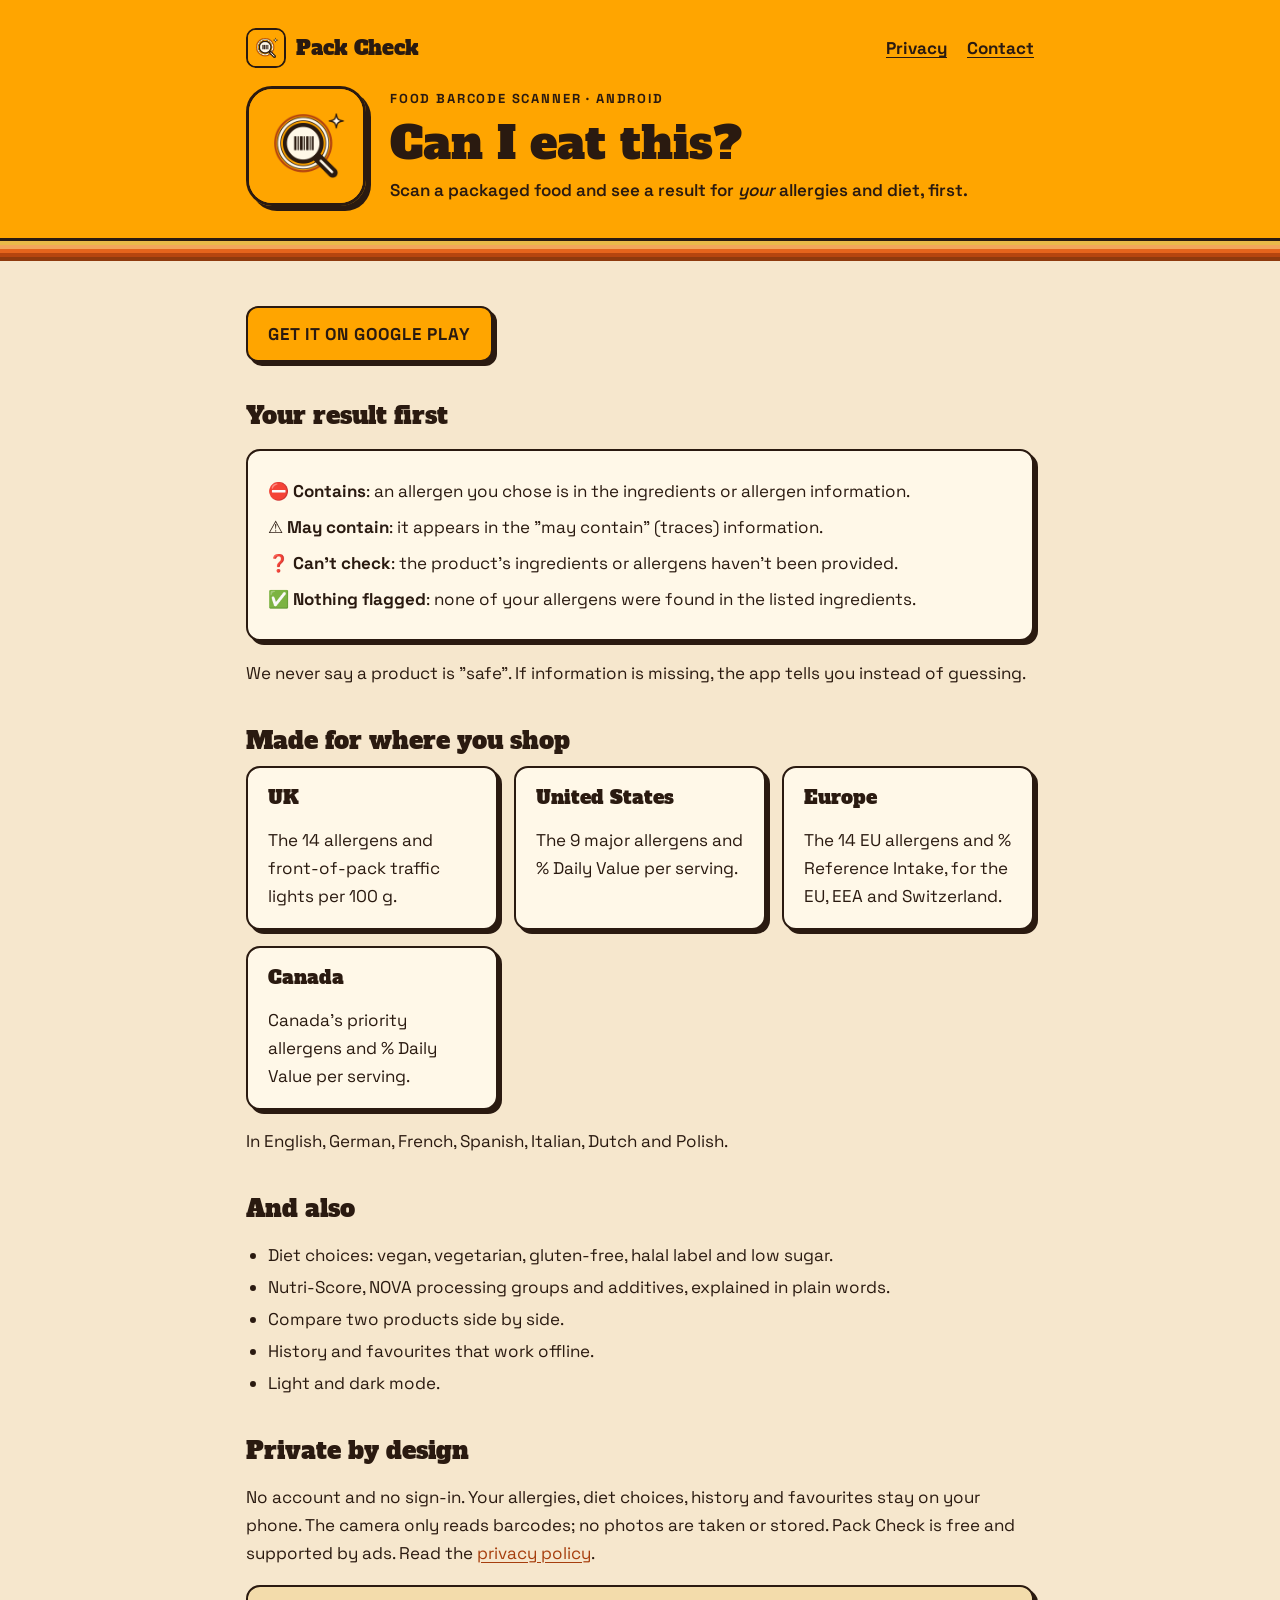
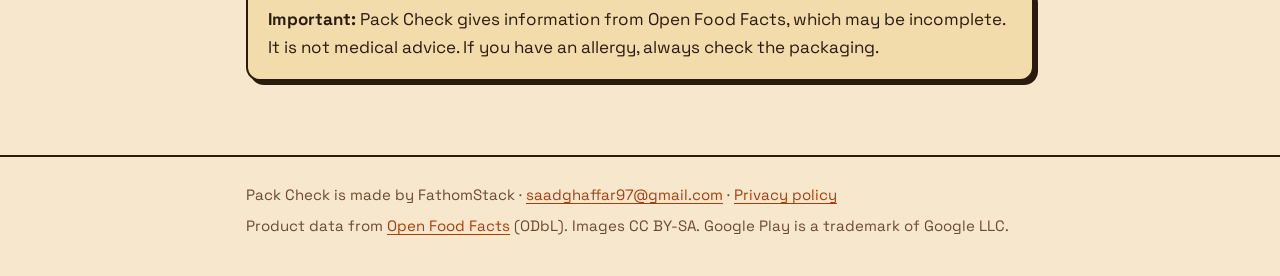
<file: index.html>
<!doctype html>
<html lang="en">
<head>
<meta charset="utf-8">
<meta name="viewport" content="width=device-width, initial-scale=1">
<title>Pack Check · Can I eat this?</title>
<meta name="description" content="Pack Check scans food barcodes and checks them against your allergies and diet choices, with nutrition data from Open Food Facts. For the UK, US, Europe and Canada.">
<link rel="icon" href="icon-512.png">
<link rel="preconnect" href="https://fonts.googleapis.com">
<link rel="preconnect" href="https://fonts.gstatic.com" crossorigin>
<link rel="stylesheet" href="https://fonts.googleapis.com/css2?family=Alfa+Slab+One&family=Space+Grotesk:wght@400;600;700&display=swap">
<link rel="stylesheet" href="styles.css">
</head>
<body>
<header class="band">
  <div class="band-inner">
    <nav class="nav" aria-label="Site">
      <a class="brand" href="./"><img src="icon-512.png" alt="" width="40" height="40">Pack Check</a>
      <span class="spacer"></span>
      <a href="privacy-policy.html">Privacy</a>
      <a href="mailto:saadghaffar97@gmail.com">Contact</a>
    </nav>
    <div class="hero">
      <img src="icon-512.png" alt="Pack Check app icon" width="120" height="120">
      <div class="text">
        <div class="eyebrow">Food barcode scanner · Android</div>
        <h1>Can I eat this?</h1>
        <p>Scan a packaged food and see a result for <em>your</em> allergies and diet, first.</p>
      </div>
    </div>
  </div>
</header>
<div class="stripes" aria-hidden="true"></div>

<main>
  <p><a class="button" href="https://play.google.com/store/apps/details?id=com.fathomstack.packcheck">Get it on Google Play</a></p>

  <h2>Your result first</h2>
  <div class="card">
    <ul class="verdicts">
      <li>⛔ <strong>Contains</strong>: an allergen you chose is in the ingredients or allergen information.</li>
      <li>⚠️ <strong>May contain</strong>: it appears in the "may contain" (traces) information.</li>
      <li>❓ <strong>Can't check</strong>: the product's ingredients or allergens haven't been provided.</li>
      <li>✅ <strong>Nothing flagged</strong>: none of your allergens were found in the listed ingredients.</li>
    </ul>
  </div>
  <p>We never say a product is "safe". If information is missing, the app tells you instead of guessing.</p>

  <h2>Made for where you shop</h2>
  <div class="features">
    <div class="card"><h3>UK</h3><p>The 14 allergens and front-of-pack traffic lights per 100 g.</p></div>
    <div class="card"><h3>United States</h3><p>The 9 major allergens and % Daily Value per serving.</p></div>
    <div class="card"><h3>Europe</h3><p>The 14 EU allergens and % Reference Intake, for the EU, EEA and Switzerland.</p></div>
    <div class="card"><h3>Canada</h3><p>Canada's priority allergens and % Daily Value per serving.</p></div>
  </div>
  <p>In English, German, French, Spanish, Italian, Dutch and Polish.</p>

  <h2>And also</h2>
  <ul>
    <li>Diet choices: vegan, vegetarian, gluten-free, halal label and low sugar.</li>
    <li>Nutri-Score, NOVA processing groups and additives, explained in plain words.</li>
    <li>Compare two products side by side.</li>
    <li>History and favourites that work offline.</li>
    <li>Light and dark mode.</li>
  </ul>

  <h2>Private by design</h2>
  <p>No account and no sign-in. Your allergies, diet choices, history and favourites stay on your phone. The camera only reads barcodes; no photos are taken or stored. Pack Check is free and supported by ads. Read the <a href="privacy-policy.html">privacy policy</a>.</p>

  <div class="card note">
    <p><strong>Important:</strong> Pack Check gives information from Open Food Facts, which may be incomplete. It is not medical advice. If you have an allergy, always check the packaging.</p>
  </div>
</main>

<footer>
  <div class="inner">
    <p>Pack Check is made by FathomStack · <a href="mailto:saadghaffar97@gmail.com">saadghaffar97@gmail.com</a> · <a href="privacy-policy.html">Privacy policy</a></p>
    <p>Product data from <a href="https://world.openfoodfacts.org">Open Food Facts</a> (ODbL). Images CC BY-SA. Google Play is a trademark of Google LLC.</p>
  </div>
</footer>
</body>
</html>
</file>
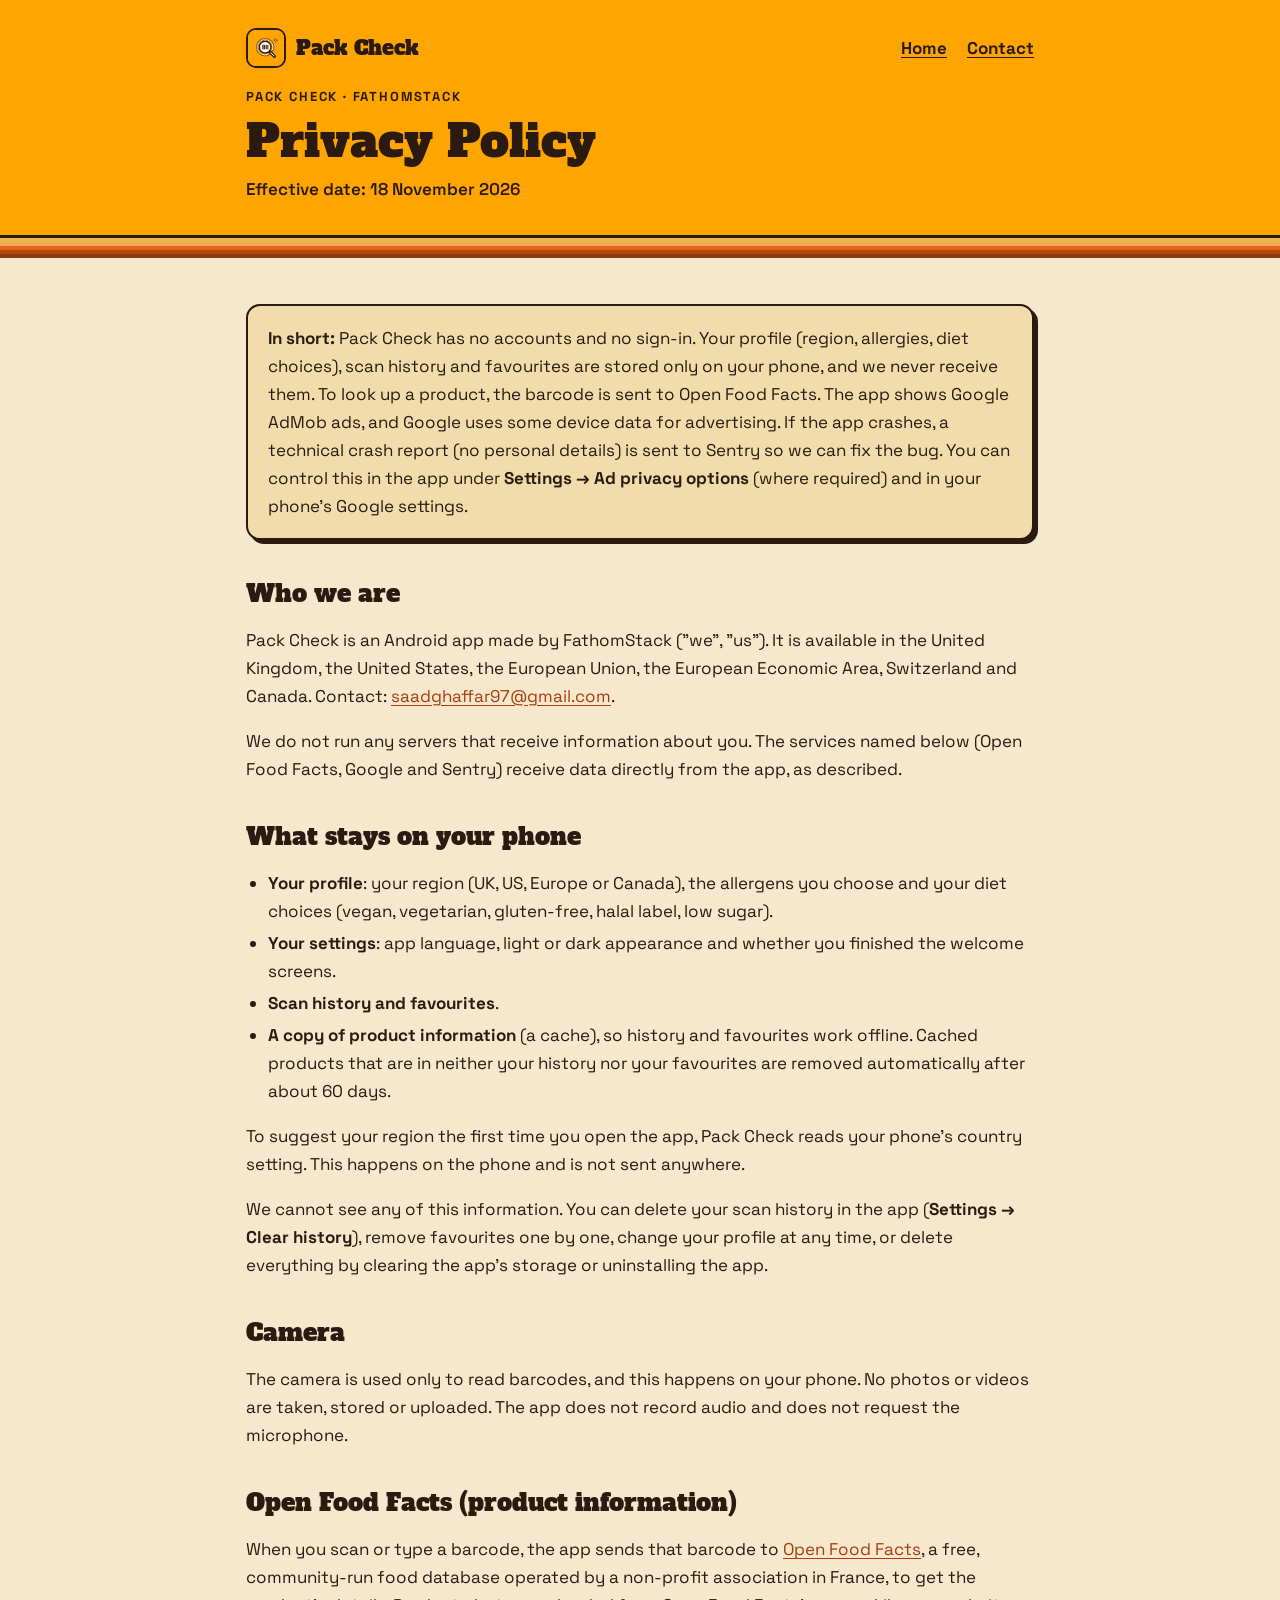
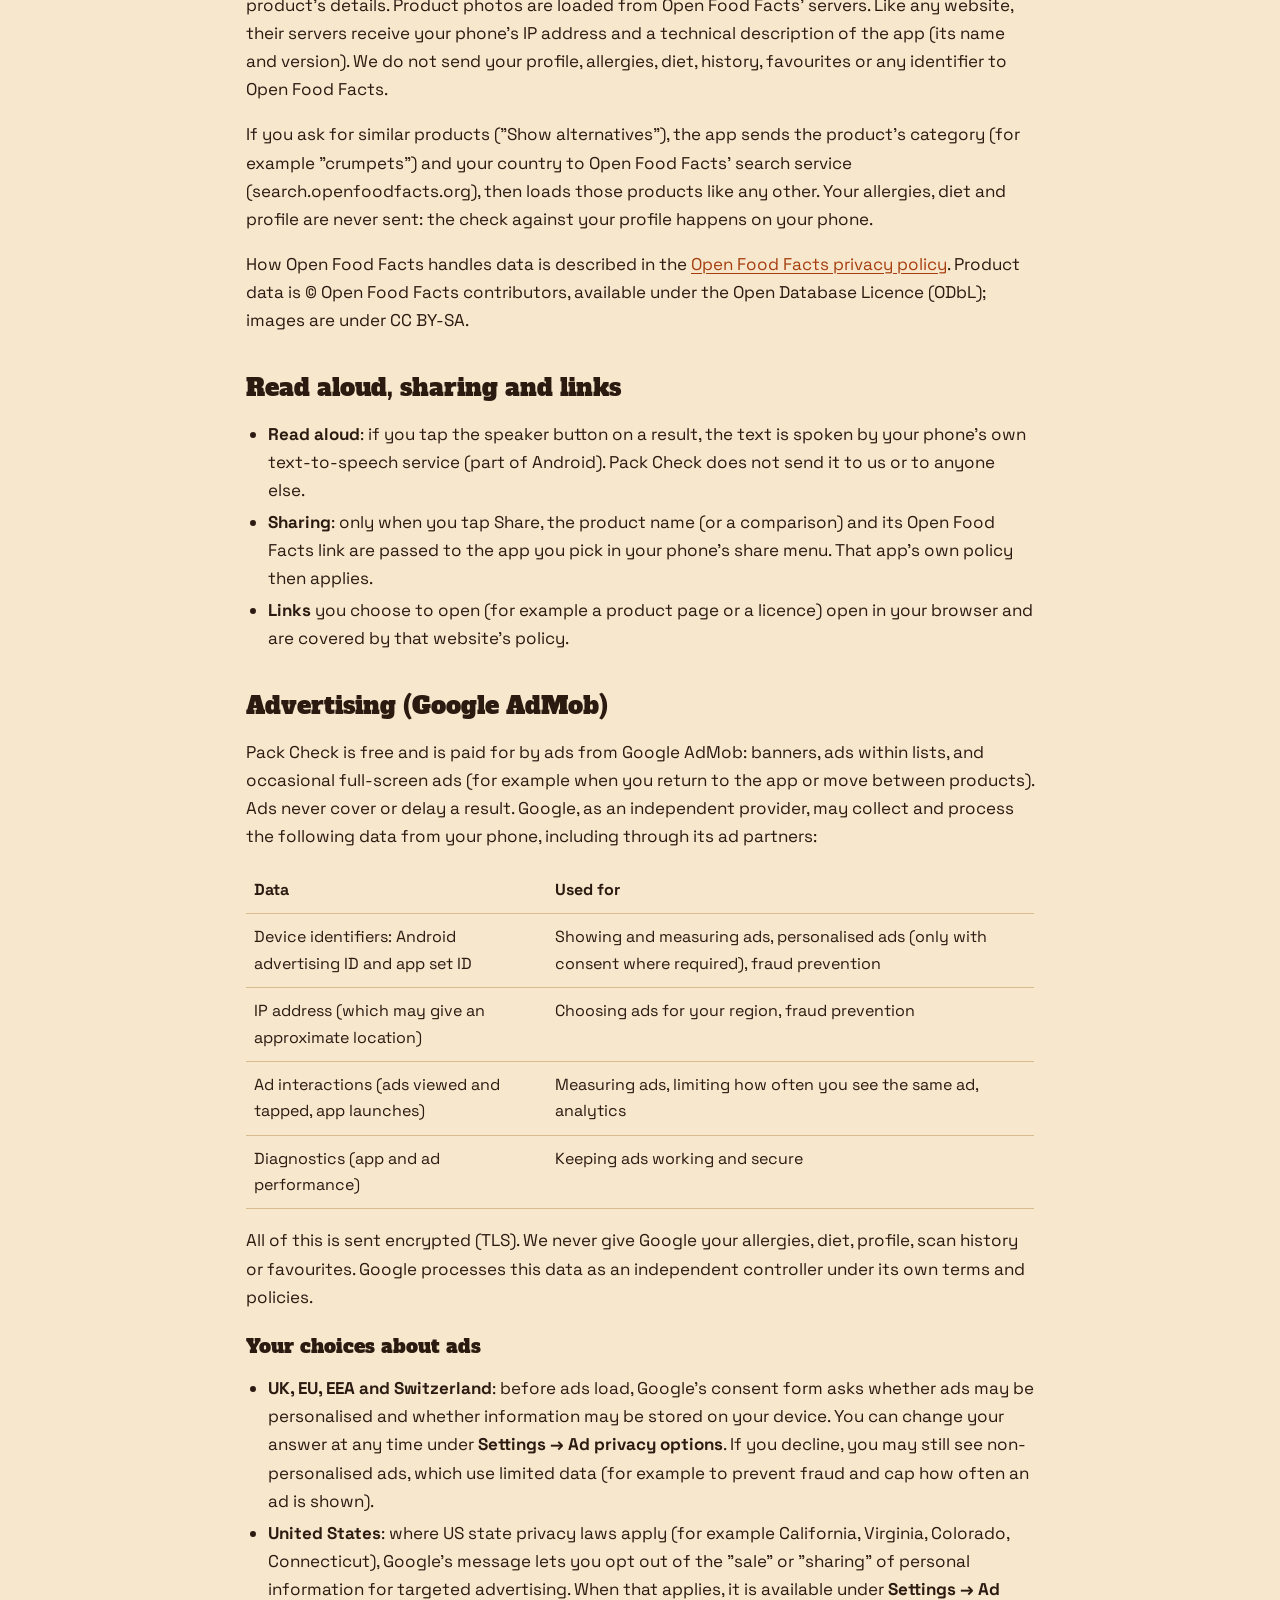
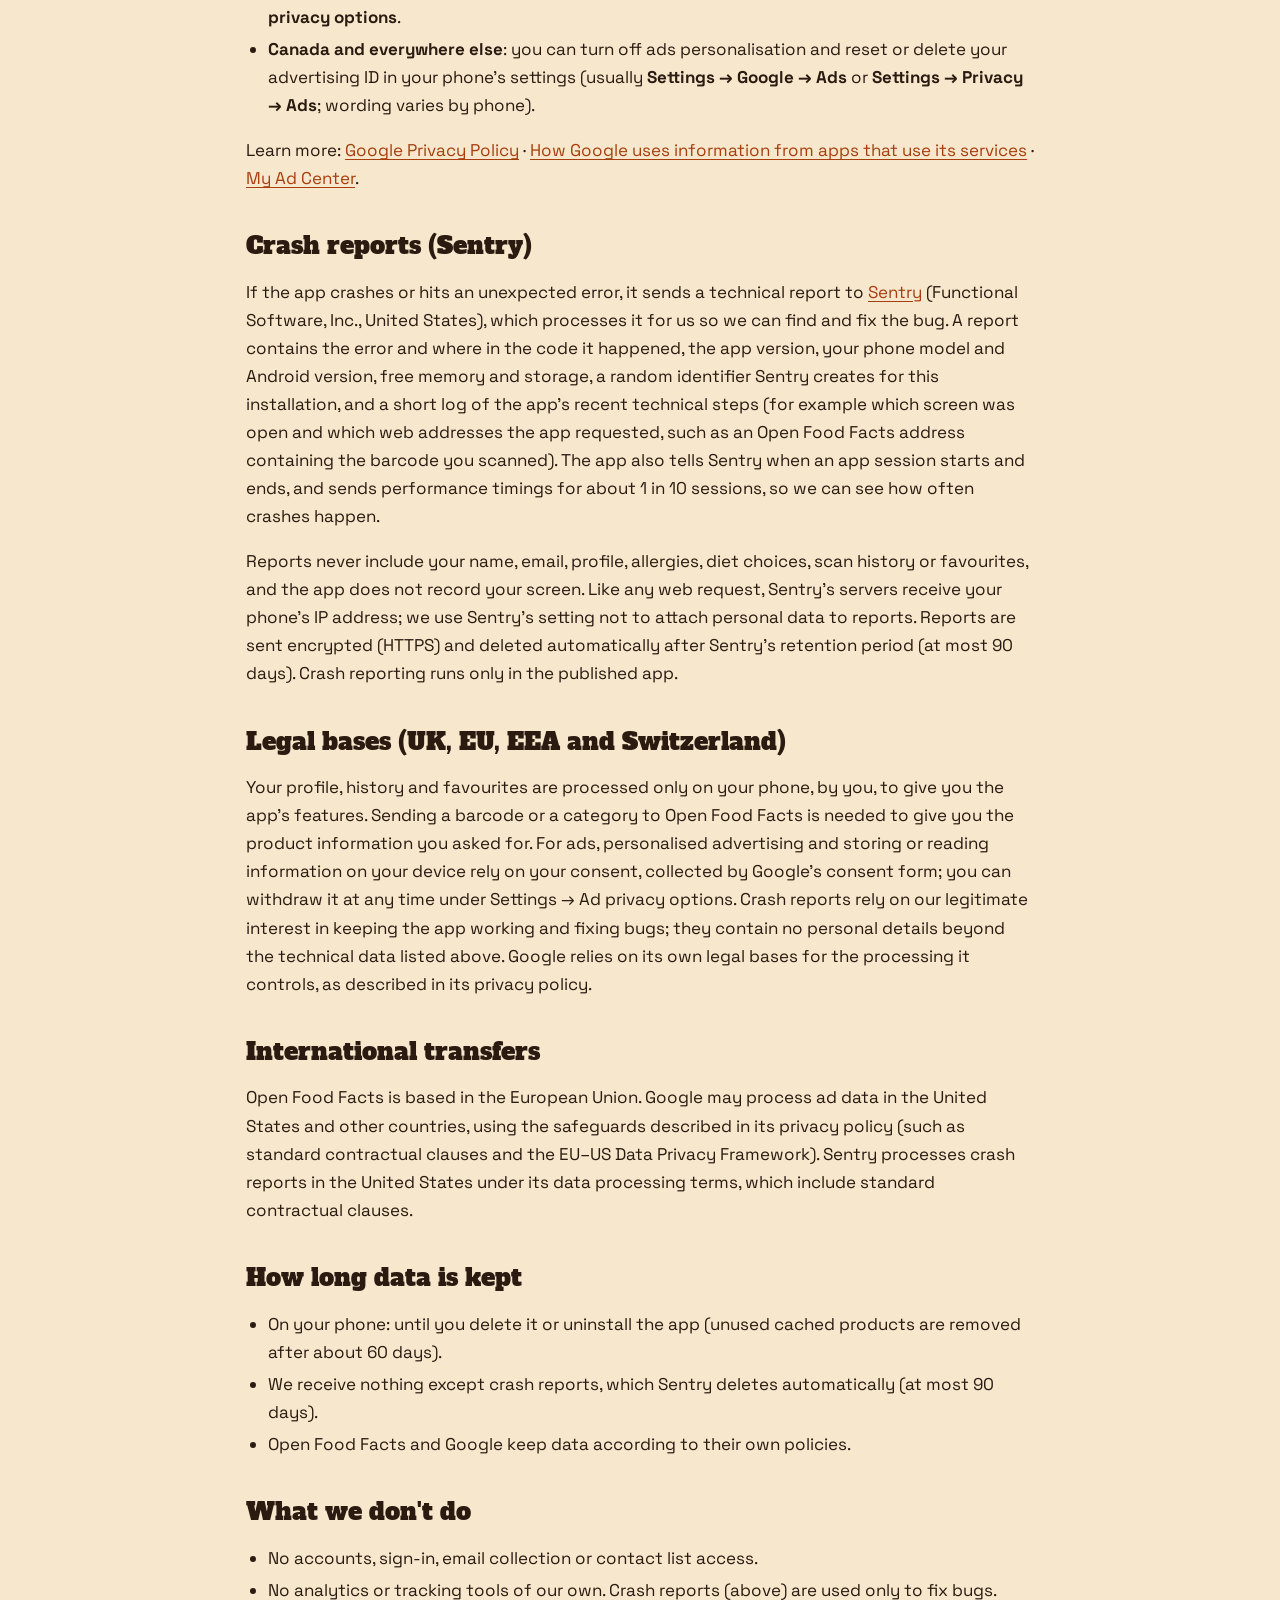
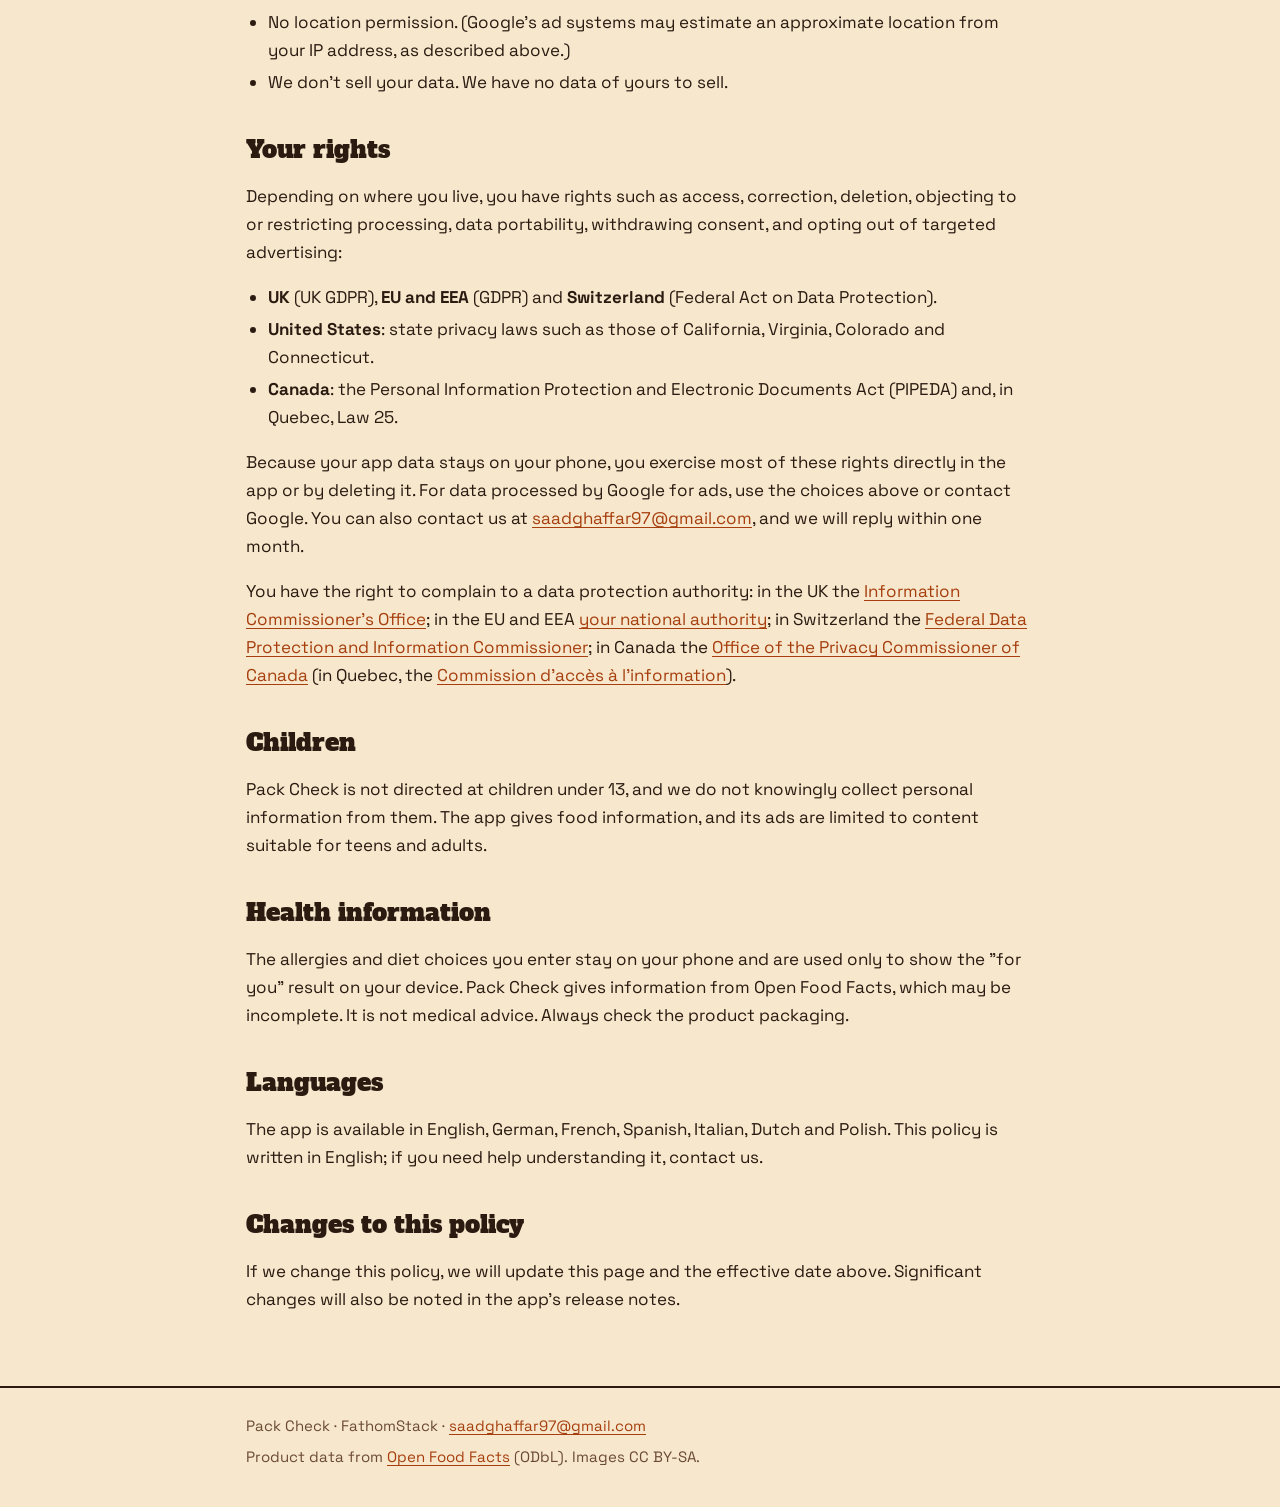
<file: privacy-policy.html>
<!doctype html>
<html lang="en">
<head>
<meta charset="utf-8">
<meta name="viewport" content="width=device-width, initial-scale=1">
<title>Privacy Policy · Pack Check</title>
<meta name="description" content="How the Pack Check app handles your data: what stays on your phone, what goes to Open Food Facts, and how Google AdMob ads use data.">
<link rel="icon" href="icon-512.png">
<link rel="preconnect" href="https://fonts.googleapis.com">
<link rel="preconnect" href="https://fonts.gstatic.com" crossorigin>
<link rel="stylesheet" href="https://fonts.googleapis.com/css2?family=Alfa+Slab+One&family=Space+Grotesk:wght@400;600;700&display=swap">
<link rel="stylesheet" href="styles.css">
</head>
<body>
<header class="band">
  <div class="band-inner">
    <nav class="nav" aria-label="Site">
      <a class="brand" href="./"><img src="icon-512.png" alt="" width="40" height="40">Pack Check</a>
      <span class="spacer"></span>
      <a href="./">Home</a>
      <a href="mailto:saadghaffar97@gmail.com">Contact</a>
    </nav>
    <div class="eyebrow">Pack Check · FathomStack</div>
    <h1>Privacy Policy</h1>
    <p>Effective date: 18 November 2026</p>
  </div>
</header>
<div class="stripes" aria-hidden="true"></div>

<main>
  <div class="card note">
    <p><strong>In short:</strong> Pack Check has no accounts and no sign-in. Your profile (region, allergies, diet choices), scan history and favourites are stored only on your phone, and we never receive them. To look up a product, the barcode is sent to Open Food Facts. The app shows Google AdMob ads, and Google uses some device data for advertising. If the app crashes, a technical crash report (no personal details) is sent to Sentry so we can fix the bug. You can control this in the app under <strong>Settings → Ad privacy options</strong> (where required) and in your phone's Google settings.</p>
  </div>

  <h2>Who we are</h2>
  <p>Pack Check is an Android app made by FathomStack ("we", "us"). It is available in the United Kingdom, the United States, the European Union, the European Economic Area, Switzerland and Canada. Contact: <a href="mailto:saadghaffar97@gmail.com">saadghaffar97@gmail.com</a>.</p>
  <p>We do not run any servers that receive information about you. The services named below (Open Food Facts, Google and Sentry) receive data directly from the app, as described.</p>

  <h2>What stays on your phone</h2>
  <ul>
    <li><strong>Your profile</strong>: your region (UK, US, Europe or Canada), the allergens you choose and your diet choices (vegan, vegetarian, gluten-free, halal label, low sugar).</li>
    <li><strong>Your settings</strong>: app language, light or dark appearance and whether you finished the welcome screens.</li>
    <li><strong>Scan history and favourites</strong>.</li>
    <li><strong>A copy of product information</strong> (a cache), so history and favourites work offline. Cached products that are in neither your history nor your favourites are removed automatically after about 60 days.</li>
  </ul>
  <p>To suggest your region the first time you open the app, Pack Check reads your phone's country setting. This happens on the phone and is not sent anywhere.</p>
  <p>We cannot see any of this information. You can delete your scan history in the app (<strong>Settings → Clear history</strong>), remove favourites one by one, change your profile at any time, or delete everything by clearing the app's storage or uninstalling the app.</p>

  <h2>Camera</h2>
  <p>The camera is used only to read barcodes, and this happens on your phone. No photos or videos are taken, stored or uploaded. The app does not record audio and does not request the microphone.</p>

  <h2>Open Food Facts (product information)</h2>
  <p>When you scan or type a barcode, the app sends that barcode to <a href="https://world.openfoodfacts.org">Open Food Facts</a>, a free, community-run food database operated by a non-profit association in France, to get the product's details. Product photos are loaded from Open Food Facts' servers. Like any website, their servers receive your phone's IP address and a technical description of the app (its name and version). We do not send your profile, allergies, diet, history, favourites or any identifier to Open Food Facts.</p>
  <p>If you ask for similar products ("Show alternatives"), the app sends the product's category (for example "crumpets") and your country to Open Food Facts' search service (search.openfoodfacts.org), then loads those products like any other. Your allergies, diet and profile are never sent: the check against your profile happens on your phone.</p>
  <p>How Open Food Facts handles data is described in the <a href="https://world.openfoodfacts.org/privacy">Open Food Facts privacy policy</a>. Product data is © Open Food Facts contributors, available under the Open Database Licence (ODbL); images are under CC BY-SA.</p>

  <h2>Read aloud, sharing and links</h2>
  <ul>
    <li><strong>Read aloud</strong>: if you tap the speaker button on a result, the text is spoken by your phone's own text-to-speech service (part of Android). Pack Check does not send it to us or to anyone else.</li>
    <li><strong>Sharing</strong>: only when you tap Share, the product name (or a comparison) and its Open Food Facts link are passed to the app you pick in your phone's share menu. That app's own policy then applies.</li>
    <li><strong>Links</strong> you choose to open (for example a product page or a licence) open in your browser and are covered by that website's policy.</li>
  </ul>

  <h2>Advertising (Google AdMob)</h2>
  <p>Pack Check is free and is paid for by ads from Google AdMob: banners, ads within lists, and occasional full-screen ads (for example when you return to the app or move between products). Ads never cover or delay a result. Google, as an independent provider, may collect and process the following data from your phone, including through its ad partners:</p>
  <div class="table-wrap">
    <table>
      <tr><th scope="col">Data</th><th scope="col">Used for</th></tr>
      <tr><td>Device identifiers: Android advertising ID and app set ID</td><td>Showing and measuring ads, personalised ads (only with consent where required), fraud prevention</td></tr>
      <tr><td>IP address (which may give an approximate location)</td><td>Choosing ads for your region, fraud prevention</td></tr>
      <tr><td>Ad interactions (ads viewed and tapped, app launches)</td><td>Measuring ads, limiting how often you see the same ad, analytics</td></tr>
      <tr><td>Diagnostics (app and ad performance)</td><td>Keeping ads working and secure</td></tr>
    </table>
  </div>
  <p>All of this is sent encrypted (TLS). We never give Google your allergies, diet, profile, scan history or favourites. Google processes this data as an independent controller under its own terms and policies.</p>

  <h3>Your choices about ads</h3>
  <ul>
    <li><strong>UK, EU, EEA and Switzerland</strong>: before ads load, Google's consent form asks whether ads may be personalised and whether information may be stored on your device. You can change your answer at any time under <strong>Settings → Ad privacy options</strong>. If you decline, you may still see non-personalised ads, which use limited data (for example to prevent fraud and cap how often an ad is shown).</li>
    <li><strong>United States</strong>: where US state privacy laws apply (for example California, Virginia, Colorado, Connecticut), Google's message lets you opt out of the "sale" or "sharing" of personal information for targeted advertising. When that applies, it is available under <strong>Settings → Ad privacy options</strong>.</li>
    <li><strong>Canada and everywhere else</strong>: you can turn off ads personalisation and reset or delete your advertising ID in your phone's settings (usually <strong>Settings → Google → Ads</strong> or <strong>Settings → Privacy → Ads</strong>; wording varies by phone).</li>
  </ul>
  <p>Learn more: <a href="https://policies.google.com/privacy">Google Privacy Policy</a> · <a href="https://policies.google.com/technologies/partner-sites">How Google uses information from apps that use its services</a> · <a href="https://myadcenter.google.com/">My Ad Center</a>.</p>

  <h2>Crash reports (Sentry)</h2>
  <p>If the app crashes or hits an unexpected error, it sends a technical report to <a href="https://sentry.io/">Sentry</a> (Functional Software, Inc., United States), which processes it for us so we can find and fix the bug. A report contains the error and where in the code it happened, the app version, your phone model and Android version, free memory and storage, a random identifier Sentry creates for this installation, and a short log of the app's recent technical steps (for example which screen was open and which web addresses the app requested, such as an Open Food Facts address containing the barcode you scanned). The app also tells Sentry when an app session starts and ends, and sends performance timings for about 1 in 10 sessions, so we can see how often crashes happen.</p>
  <p>Reports never include your name, email, profile, allergies, diet choices, scan history or favourites, and the app does not record your screen. Like any web request, Sentry's servers receive your phone's IP address; we use Sentry's setting not to attach personal data to reports. Reports are sent encrypted (HTTPS) and deleted automatically after Sentry's retention period (at most 90 days). Crash reporting runs only in the published app.</p>

  <h2>Legal bases (UK, EU, EEA and Switzerland)</h2>
  <p>Your profile, history and favourites are processed only on your phone, by you, to give you the app's features. Sending a barcode or a category to Open Food Facts is needed to give you the product information you asked for. For ads, personalised advertising and storing or reading information on your device rely on your consent, collected by Google's consent form; you can withdraw it at any time under Settings → Ad privacy options. Crash reports rely on our legitimate interest in keeping the app working and fixing bugs; they contain no personal details beyond the technical data listed above. Google relies on its own legal bases for the processing it controls, as described in its privacy policy.</p>

  <h2>International transfers</h2>
  <p>Open Food Facts is based in the European Union. Google may process ad data in the United States and other countries, using the safeguards described in its privacy policy (such as standard contractual clauses and the EU–US Data Privacy Framework). Sentry processes crash reports in the United States under its data processing terms, which include standard contractual clauses.</p>

  <h2>How long data is kept</h2>
  <ul>
    <li>On your phone: until you delete it or uninstall the app (unused cached products are removed after about 60 days).</li>
    <li>We receive nothing except crash reports, which Sentry deletes automatically (at most 90 days).</li>
    <li>Open Food Facts and Google keep data according to their own policies.</li>
  </ul>

  <h2>What we don't do</h2>
  <ul>
    <li>No accounts, sign-in, email collection or contact list access.</li>
    <li>No analytics or tracking tools of our own. Crash reports (above) are used only to fix bugs.</li>
    <li>No location permission. (Google's ad systems may estimate an approximate location from your IP address, as described above.)</li>
    <li>We don't sell your data. We have no data of yours to sell.</li>
  </ul>

  <h2>Your rights</h2>
  <p>Depending on where you live, you have rights such as access, correction, deletion, objecting to or restricting processing, data portability, withdrawing consent, and opting out of targeted advertising:</p>
  <ul>
    <li><strong>UK</strong> (UK GDPR), <strong>EU and EEA</strong> (GDPR) and <strong>Switzerland</strong> (Federal Act on Data Protection).</li>
    <li><strong>United States</strong>: state privacy laws such as those of California, Virginia, Colorado and Connecticut.</li>
    <li><strong>Canada</strong>: the Personal Information Protection and Electronic Documents Act (PIPEDA) and, in Quebec, Law 25.</li>
  </ul>
  <p>Because your app data stays on your phone, you exercise most of these rights directly in the app or by deleting it. For data processed by Google for ads, use the choices above or contact Google. You can also contact us at <a href="mailto:saadghaffar97@gmail.com">saadghaffar97@gmail.com</a>, and we will reply within one month.</p>
  <p>You have the right to complain to a data protection authority: in the UK the <a href="https://ico.org.uk/">Information Commissioner's Office</a>; in the EU and EEA <a href="https://www.edpb.europa.eu/about-edpb/about-edpb/members_en">your national authority</a>; in Switzerland the <a href="https://www.edoeb.admin.ch/">Federal Data Protection and Information Commissioner</a>; in Canada the <a href="https://www.priv.gc.ca/">Office of the Privacy Commissioner of Canada</a> (in Quebec, the <a href="https://www.cai.gouv.qc.ca/">Commission d'accès à l'information</a>).</p>

  <h2>Children</h2>
  <p>Pack Check is not directed at children under 13, and we do not knowingly collect personal information from them. The app gives food information, and its ads are limited to content suitable for teens and adults.</p>

  <h2>Health information</h2>
  <p>The allergies and diet choices you enter stay on your phone and are used only to show the "for you" result on your device. Pack Check gives information from Open Food Facts, which may be incomplete. It is not medical advice. Always check the product packaging.</p>

  <h2>Languages</h2>
  <p>The app is available in English, German, French, Spanish, Italian, Dutch and Polish. This policy is written in English; if you need help understanding it, contact us.</p>

  <h2>Changes to this policy</h2>
  <p>If we change this policy, we will update this page and the effective date above. Significant changes will also be noted in the app's release notes.</p>
</main>

<footer>
  <div class="inner">
    <p>Pack Check · FathomStack · <a href="mailto:saadghaffar97@gmail.com">saadghaffar97@gmail.com</a></p>
    <p>Product data from <a href="https://world.openfoodfacts.org">Open Food Facts</a> (ODbL). Images CC BY-SA.</p>
  </div>
</footer>
</body>
</html>
</file>
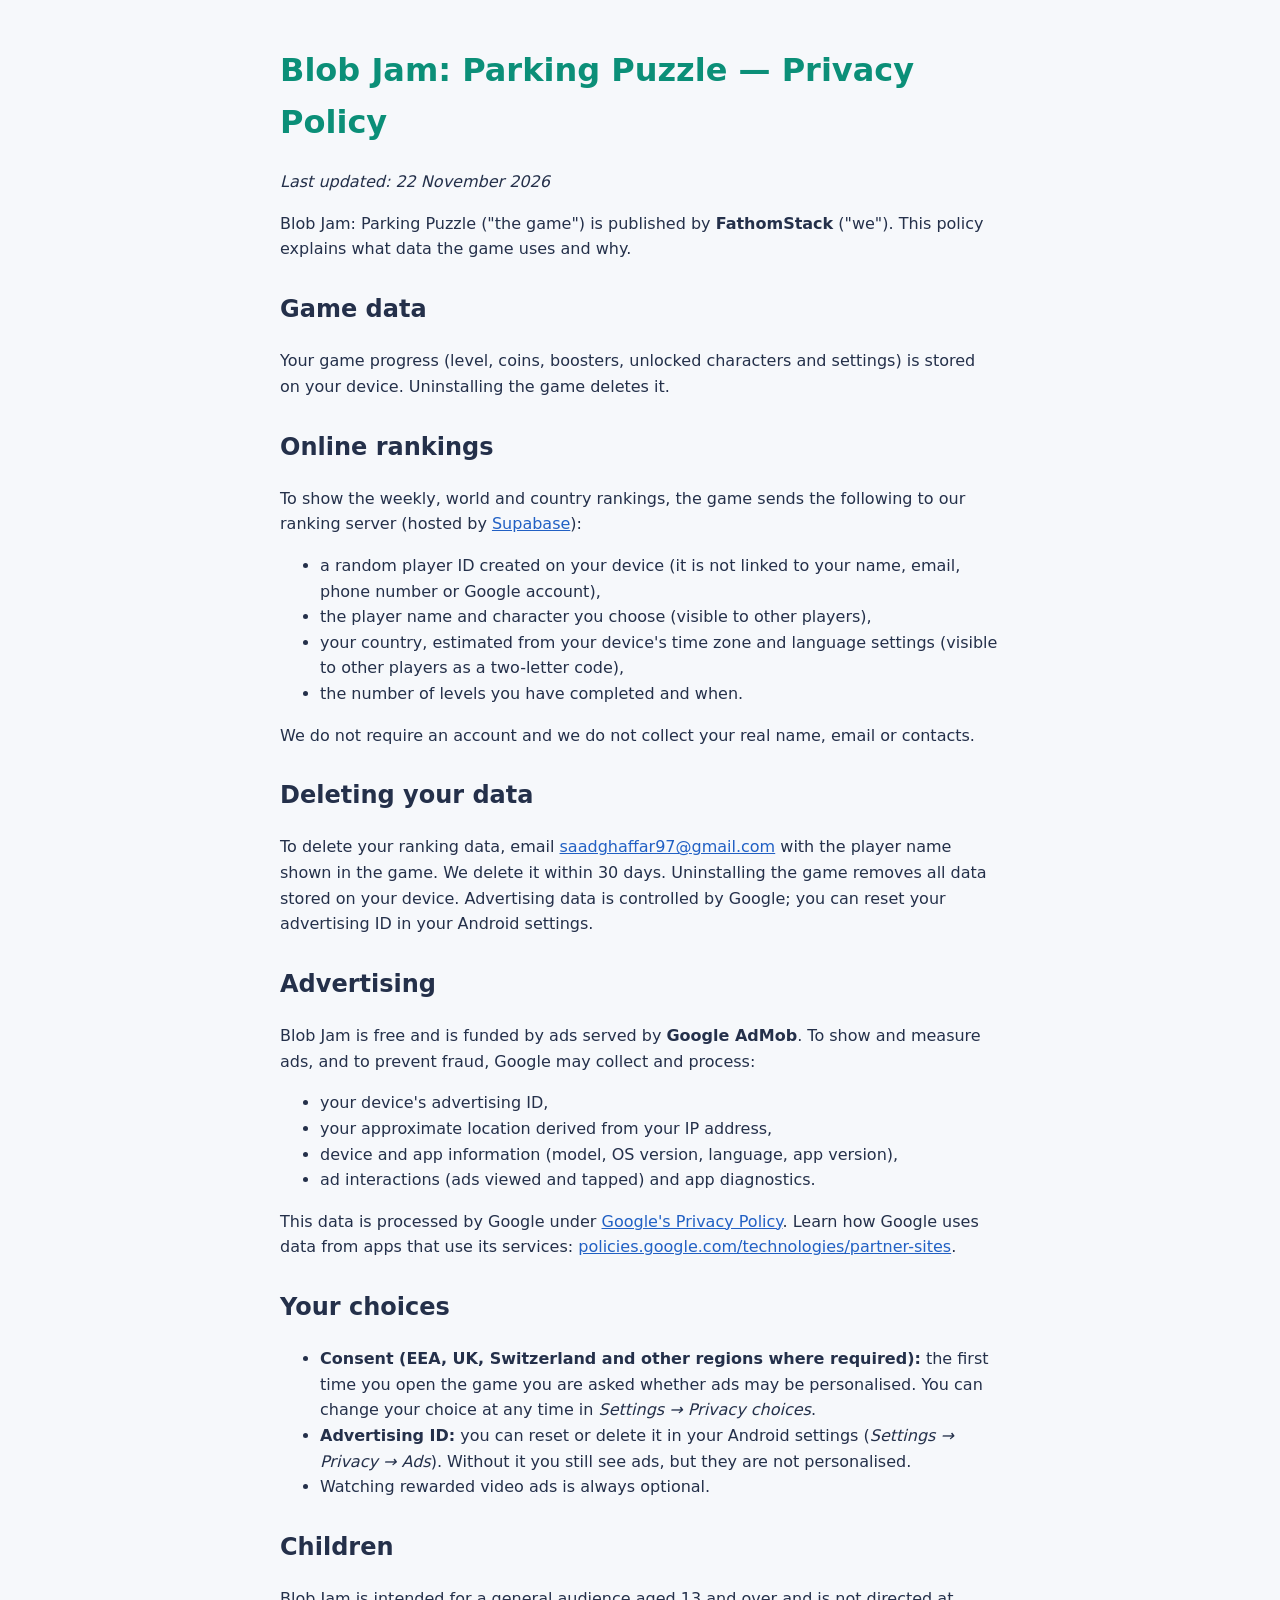
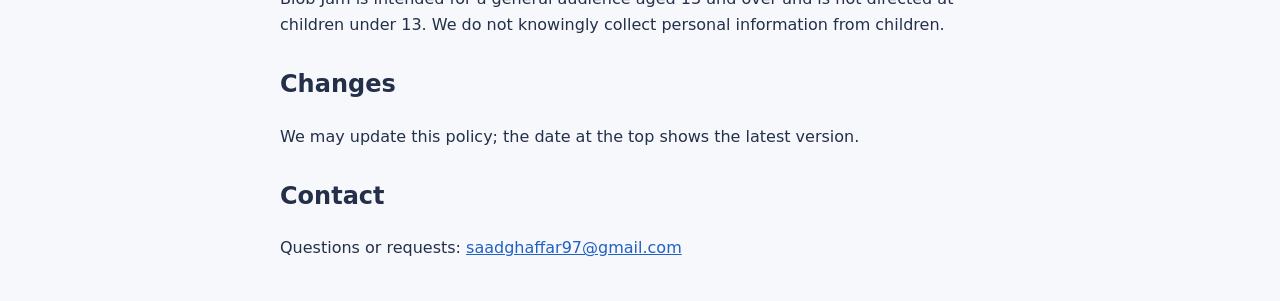
<file: blobjam/privacy.html>
<!doctype html>
<html lang="en">
<head>
<meta charset="utf-8">
<meta name="viewport" content="width=device-width, initial-scale=1">
<title>Blob Jam — Privacy Policy</title>
<style>
  body{font-family:system-ui,-apple-system,"Segoe UI",Roboto,sans-serif;max-width:720px;margin:0 auto;padding:24px 16px;line-height:1.6;color:#24304a;background:#f6f8fb}
  h1{color:#0b8f78} h2{margin-top:28px} a{color:#2160c4}
</style>
</head>
<body>
<h1>Blob Jam: Parking Puzzle — Privacy Policy</h1>
<p><em>Last updated: 22 November 2026</em></p>
<p>Blob Jam: Parking Puzzle ("the game") is published by <strong>FathomStack</strong> ("we"). This policy explains what data the game uses and why.</p>

<h2>Game data</h2>
<p>Your game progress (level, coins, boosters, unlocked characters and settings) is stored on your device. Uninstalling the game deletes it.</p>

<h2>Online rankings</h2>
<p>To show the weekly, world and country rankings, the game sends the following to our ranking server (hosted by <a href="https://supabase.com/privacy" target="_blank">Supabase</a>):</p>
<ul>
  <li>a random player ID created on your device (it is not linked to your name, email, phone number or Google account),</li>
  <li>the player name and character you choose (visible to other players),</li>
  <li>your country, estimated from your device's time zone and language settings (visible to other players as a two-letter code),</li>
  <li>the number of levels you have completed and when.</li>
</ul>
<p>We do not require an account and we do not collect your real name, email or contacts.</p>

<h2>Deleting your data</h2>
<p>To delete your ranking data, email <a href="mailto:saadghaffar97@gmail.com?subject=Blob%20Jam%20data%20deletion">saadghaffar97@gmail.com</a> with the player name shown in the game. We delete it within 30 days. Uninstalling the game removes all data stored on your device. Advertising data is controlled by Google; you can reset your advertising ID in your Android settings.</p>

<h2>Advertising</h2>
<p>Blob Jam is free and is funded by ads served by <strong>Google AdMob</strong>. To show and measure ads, and to prevent fraud, Google may collect and process:</p>
<ul>
  <li>your device's advertising ID,</li>
  <li>your approximate location derived from your IP address,</li>
  <li>device and app information (model, OS version, language, app version),</li>
  <li>ad interactions (ads viewed and tapped) and app diagnostics.</li>
</ul>
<p>This data is processed by Google under <a href="https://policies.google.com/privacy" target="_blank">Google's Privacy Policy</a>. Learn how Google uses data from apps that use its services: <a href="https://policies.google.com/technologies/partner-sites" target="_blank">policies.google.com/technologies/partner-sites</a>.</p>

<h2>Your choices</h2>
<ul>
  <li><strong>Consent (EEA, UK, Switzerland and other regions where required):</strong> the first time you open the game you are asked whether ads may be personalised. You can change your choice at any time in <em>Settings → Privacy choices</em>.</li>
  <li><strong>Advertising ID:</strong> you can reset or delete it in your Android settings (<em>Settings → Privacy → Ads</em>). Without it you still see ads, but they are not personalised.</li>
  <li>Watching rewarded video ads is always optional.</li>
</ul>

<h2>Children</h2>
<p>Blob Jam is intended for a general audience aged 13 and over and is not directed at children under 13. We do not knowingly collect personal information from children.</p>

<h2>Changes</h2>
<p>We may update this policy; the date at the top shows the latest version.</p>

<h2>Contact</h2>
<p>Questions or requests: <a href="mailto:saadghaffar97@gmail.com">saadghaffar97@gmail.com</a></p>
</body>
</html>
</file>
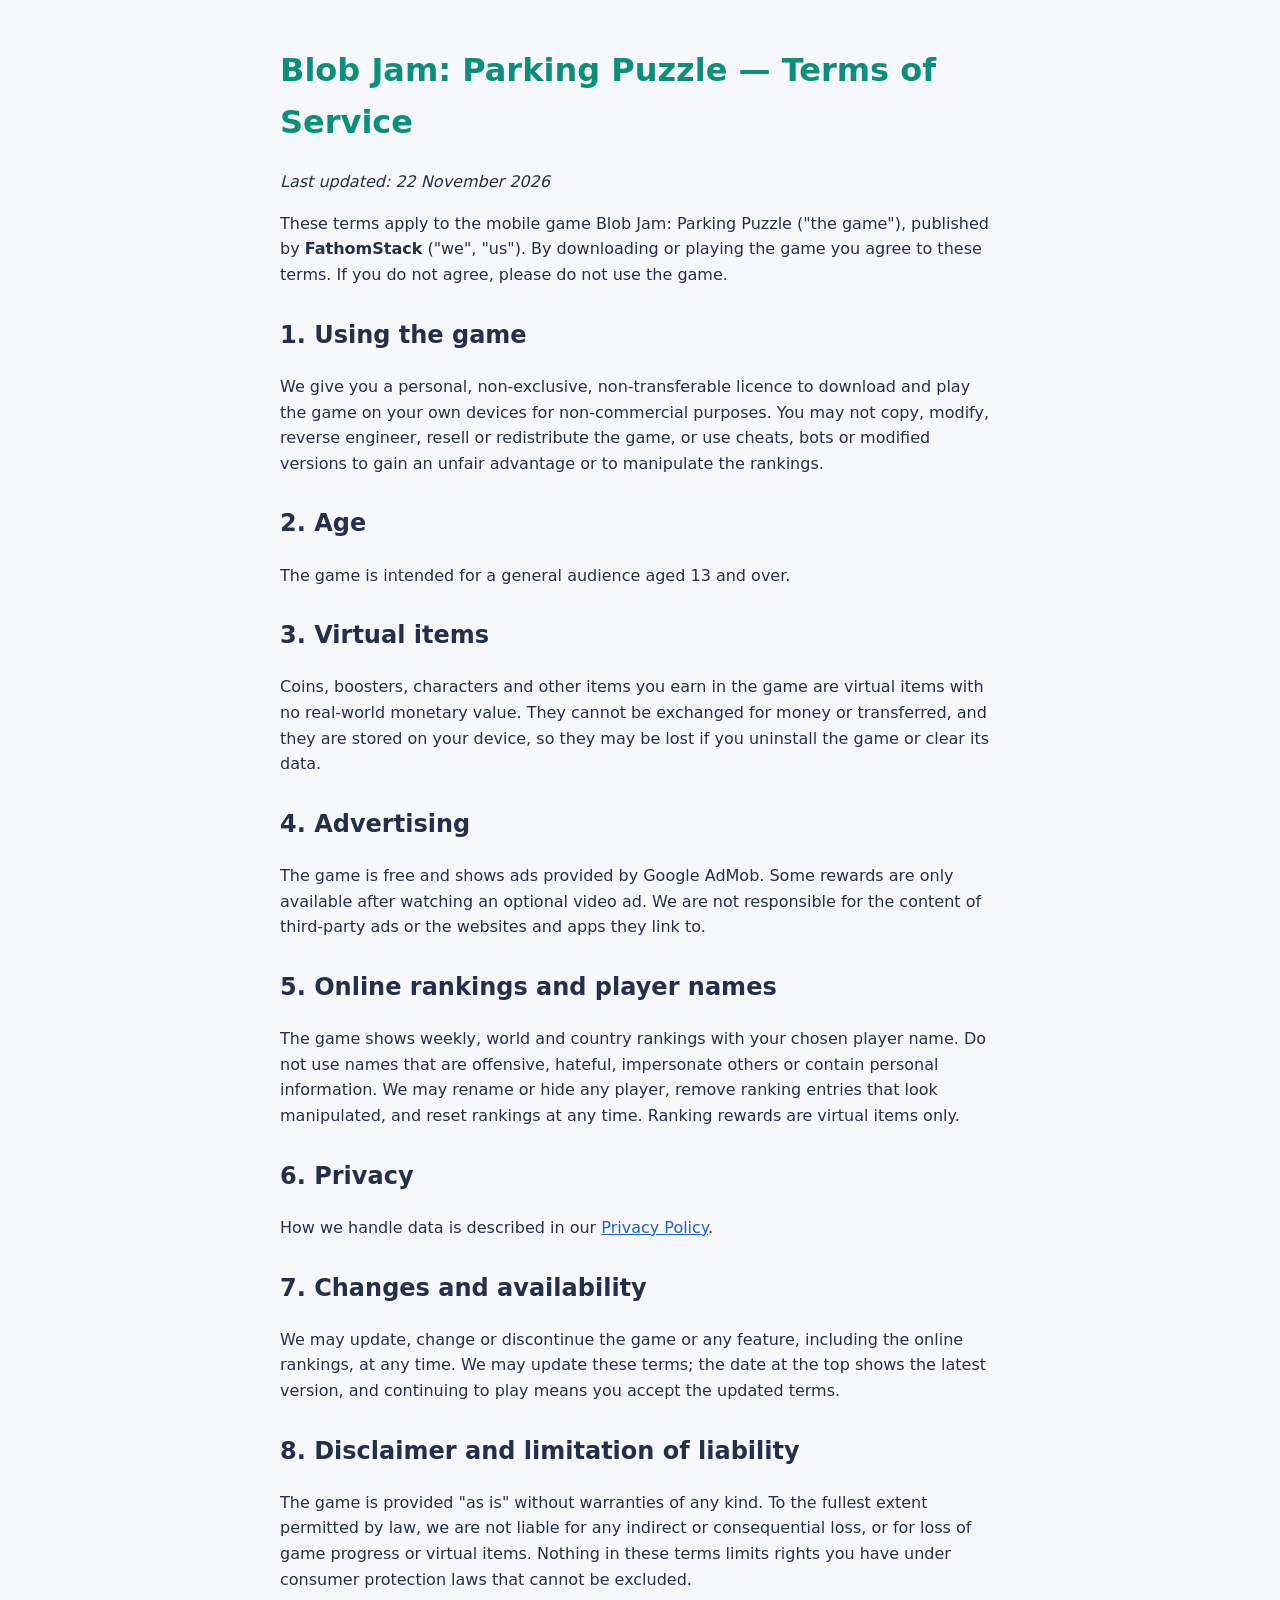
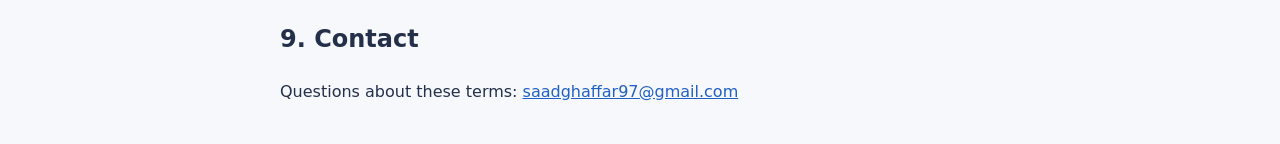
<file: blobjam/terms.html>
<!doctype html>
<html lang="en">
<head>
<meta charset="utf-8">
<meta name="viewport" content="width=device-width, initial-scale=1">
<title>Blob Jam — Terms of Service</title>
<style>
  body{font-family:system-ui,-apple-system,"Segoe UI",Roboto,sans-serif;max-width:720px;margin:0 auto;padding:24px 16px;line-height:1.6;color:#24304a;background:#f6f8fb}
  h1{color:#0b8f78} h2{margin-top:28px} a{color:#2160c4}
</style>
</head>
<body>
<h1>Blob Jam: Parking Puzzle — Terms of Service</h1>
<p><em>Last updated: 22 November 2026</em></p>
<p>These terms apply to the mobile game Blob Jam: Parking Puzzle ("the game"), published by <strong>FathomStack</strong> ("we", "us"). By downloading or playing the game you agree to these terms. If you do not agree, please do not use the game.</p>

<h2>1. Using the game</h2>
<p>We give you a personal, non-exclusive, non-transferable licence to download and play the game on your own devices for non-commercial purposes. You may not copy, modify, reverse engineer, resell or redistribute the game, or use cheats, bots or modified versions to gain an unfair advantage or to manipulate the rankings.</p>

<h2>2. Age</h2>
<p>The game is intended for a general audience aged 13 and over.</p>

<h2>3. Virtual items</h2>
<p>Coins, boosters, characters and other items you earn in the game are virtual items with no real-world monetary value. They cannot be exchanged for money or transferred, and they are stored on your device, so they may be lost if you uninstall the game or clear its data.</p>

<h2>4. Advertising</h2>
<p>The game is free and shows ads provided by Google AdMob. Some rewards are only available after watching an optional video ad. We are not responsible for the content of third-party ads or the websites and apps they link to.</p>

<h2>5. Online rankings and player names</h2>
<p>The game shows weekly, world and country rankings with your chosen player name. Do not use names that are offensive, hateful, impersonate others or contain personal information. We may rename or hide any player, remove ranking entries that look manipulated, and reset rankings at any time. Ranking rewards are virtual items only.</p>

<h2>6. Privacy</h2>
<p>How we handle data is described in our <a href="privacy.html">Privacy Policy</a>.</p>

<h2>7. Changes and availability</h2>
<p>We may update, change or discontinue the game or any feature, including the online rankings, at any time. We may update these terms; the date at the top shows the latest version, and continuing to play means you accept the updated terms.</p>

<h2>8. Disclaimer and limitation of liability</h2>
<p>The game is provided "as is" without warranties of any kind. To the fullest extent permitted by law, we are not liable for any indirect or consequential loss, or for loss of game progress or virtual items. Nothing in these terms limits rights you have under consumer protection laws that cannot be excluded.</p>

<h2>9. Contact</h2>
<p>Questions about these terms: <a href="mailto:saadghaffar97@gmail.com">saadghaffar97@gmail.com</a></p>
</body>
</html>
</file>
<file: styles.css>
/* Pack Check website: the app's retro "kitchen label" look (paper, ink outlines,
   hard shadows, #FFA500 bands with ink text). Light and dark, like the app. */
:root {
  --bg: #F6E7CD;
  --surface: #FFF8E8;
  --tint: #F3DCAB;
  --text: #2A1A10;
  --muted: #6B4A32;
  --ink: #2A1A10;
  --rule: #D8BC8E;
  --primary: #FFA500;
  --on-primary: #2A1A10;
  --link: #A63E0D;
  --shadow: #2A1A10;
}
@media (prefers-color-scheme: dark) {
  :root:not([data-theme="light"]) {
    --bg: #1E140E;
    --surface: #2B1D14;
    --tint: #3D2A1A;
    --text: #F6E7CD;
    --muted: #CDB08A;
    --ink: #B38E63;
    --rule: #4E3A28;
    --link: #F2A65A;
    --shadow: #000000;
  }
}
:root[data-theme="dark"] {
  --bg: #1E140E;
  --surface: #2B1D14;
  --tint: #3D2A1A;
  --text: #F6E7CD;
  --muted: #CDB08A;
  --ink: #B38E63;
  --rule: #4E3A28;
  --link: #F2A65A;
  --shadow: #000000;
}

* { box-sizing: border-box; }
html { -webkit-text-size-adjust: 100%; }
body {
  margin: 0;
  background: var(--bg);
  color: var(--text);
  font: 17px/1.65 "Space Grotesk", system-ui, -apple-system, "Segoe UI", Roboto, sans-serif;
}
h1, h2, h3 { font-family: "Alfa Slab One", Georgia, serif; font-weight: 400; line-height: 1.2; }
a { color: var(--link); text-underline-offset: 3px; }
a:hover { text-decoration-thickness: 2px; }
:focus-visible { outline: 3px solid var(--primary); outline-offset: 2px; }

/* Orange band with an ink rule and the sunset stripe, like the app's headers. */
.band { background: var(--primary); color: var(--on-primary); border-bottom: 3px solid #2A1A10; }
.band a { color: var(--on-primary); }
.band-inner { max-width: 820px; margin: 0 auto; padding: 28px 16px 32px; }
.band h1 { margin: 6px 0 6px; font-size: clamp(30px, 6vw, 46px); }
.band p { margin: 0; font-weight: 600; }
.eyebrow { font-weight: 700; font-size: 13px; letter-spacing: 0.14em; text-transform: uppercase; }
.stripes { height: 20px; background: linear-gradient(180deg, #E9B949 0 20%, #F2A65A 20% 40%, #E5641C 40% 60%, #B5450F 60% 80%, #8E3A0E 80% 100%); }

.nav { display: flex; flex-wrap: wrap; gap: 8px 20px; align-items: center; margin-bottom: 18px; font-weight: 700; }
.nav .brand { display: inline-flex; align-items: center; gap: 10px; text-decoration: none; font-family: "Alfa Slab One", Georgia, serif; font-weight: 400; font-size: 20px; }
.nav .brand img { width: 40px; height: 40px; border-radius: 10px; border: 2px solid #2A1A10; }
.nav .spacer { flex: 1; }
@media (max-width: 400px) {
  .nav { gap: 8px 14px; font-size: 15px; }
  .nav .brand { font-size: 17px; gap: 8px; }
  .nav .brand img { width: 34px; height: 34px; }
}

main { max-width: 820px; margin: 0 auto; padding: 28px 16px 56px; }
main h2 { font-size: 24px; margin: 40px 0 10px; }
main h3 { font-size: 19px; margin: 24px 0 6px; }
ul { padding-left: 22px; }
li { margin: 4px 0; }

.card {
  background: var(--surface);
  border: 2px solid var(--ink);
  border-radius: 14px;
  box-shadow: 4px 4px 0 var(--shadow);
  padding: 18px 20px;
  margin: 18px 0;
}
.card > :first-child { margin-top: 0; }
.card > :last-child { margin-bottom: 0; }
.note { background: var(--tint); }
.muted { color: var(--muted); }

.table-wrap { overflow-x: auto; }
table { width: 100%; border-collapse: collapse; font-size: 16px; }
th, td { text-align: left; vertical-align: top; padding: 10px 8px; border-bottom: 1px solid var(--rule); }
th { font-weight: 700; }

.button {
  display: inline-block;
  background: var(--primary);
  color: var(--on-primary);
  border: 2px solid #2A1A10;
  border-radius: 12px;
  box-shadow: 4px 4px 0 var(--shadow);
  padding: 12px 20px;
  min-height: 48px;
  font-weight: 700;
  letter-spacing: 0.06em;
  text-transform: uppercase;
  text-decoration: none;
}
.button:active { transform: translate(4px, 4px); box-shadow: none; }

.hero { display: flex; gap: 24px; align-items: center; flex-wrap: wrap; }
.hero img { width: 120px; height: 120px; border-radius: 26px; border: 3px solid #2A1A10; box-shadow: 5px 5px 0 #2A1A10; }
.hero .text { flex: 1 1 260px; }

.features { display: grid; grid-template-columns: repeat(auto-fit, minmax(230px, 1fr)); gap: 16px; }
.features .card { margin: 0; }
.features h3 { margin: 0 0 6px; }

.verdicts { list-style: none; padding: 0; }
.verdicts li { margin: 8px 0; }

footer { border-top: 2px solid var(--ink); }
footer .inner { max-width: 820px; margin: 0 auto; padding: 20px 16px 32px; font-size: 15px; color: var(--muted); }
footer p { margin: 6px 0; }
</file>
